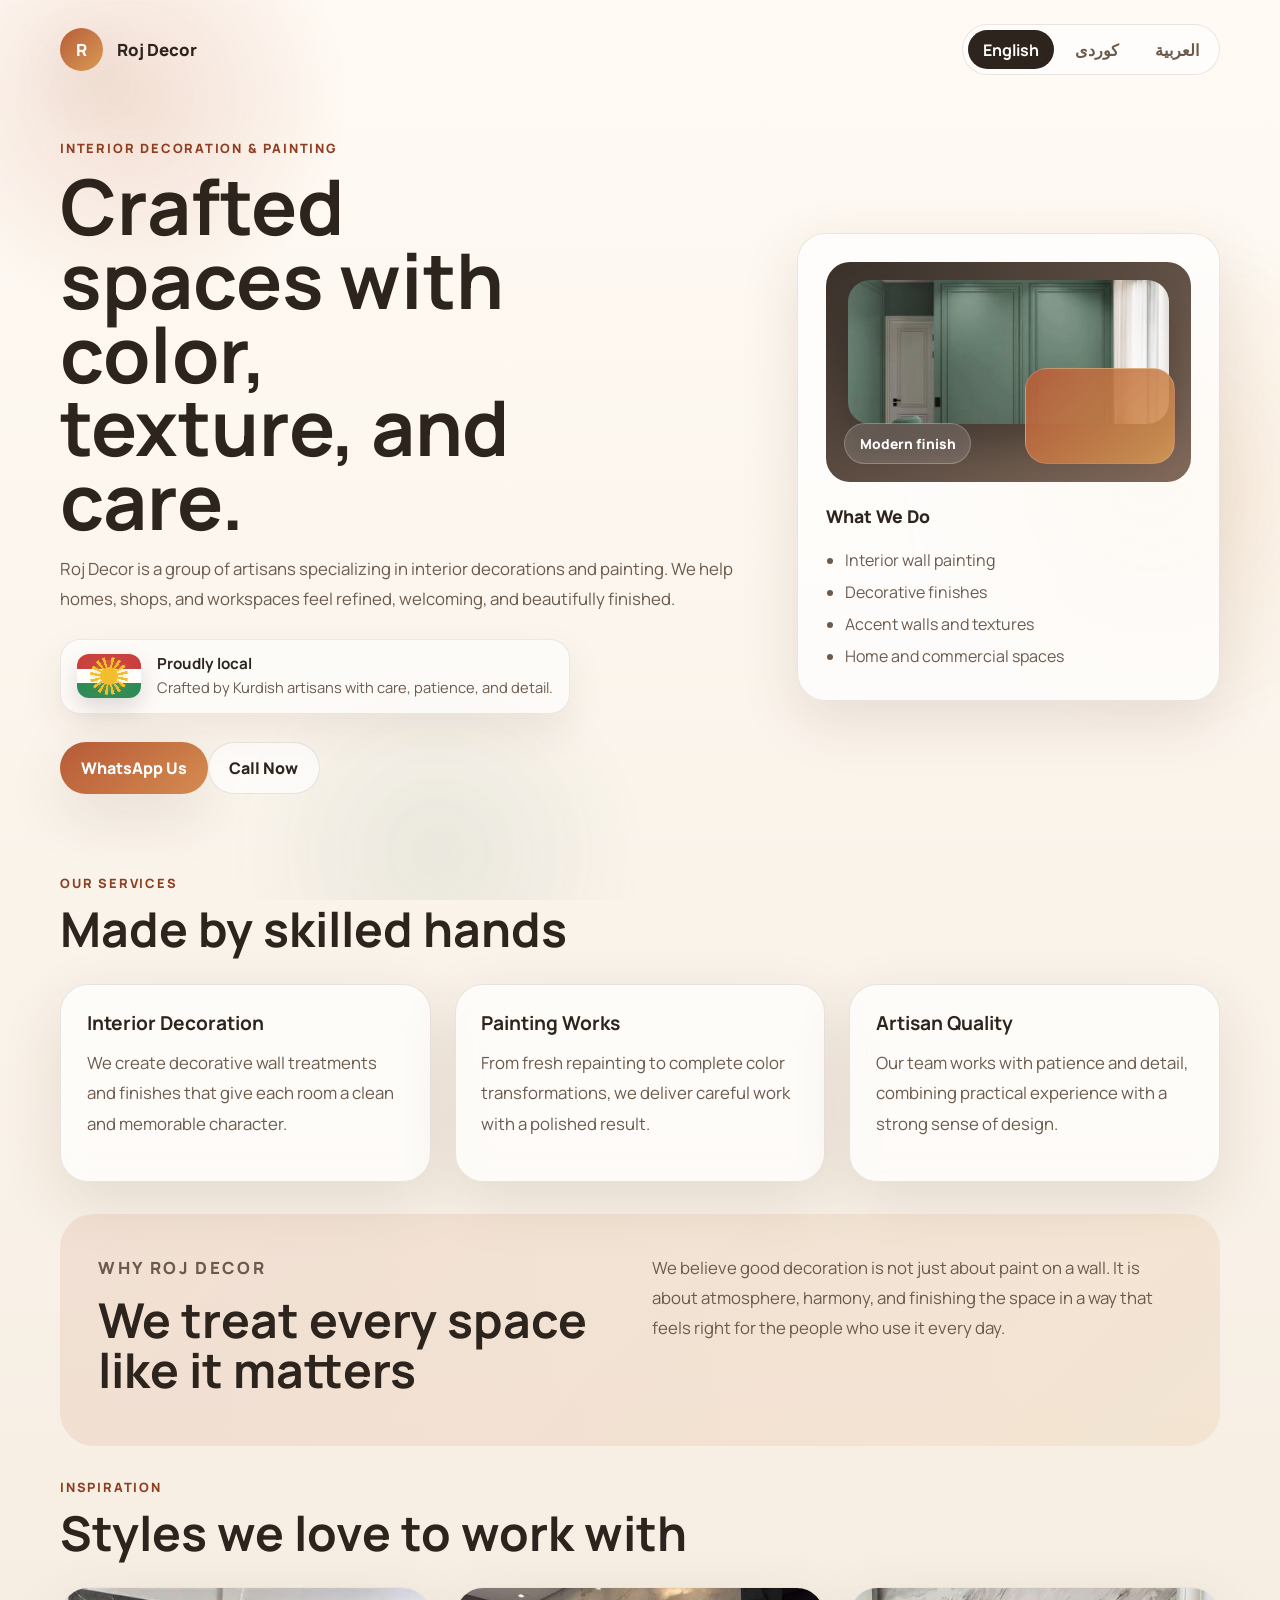
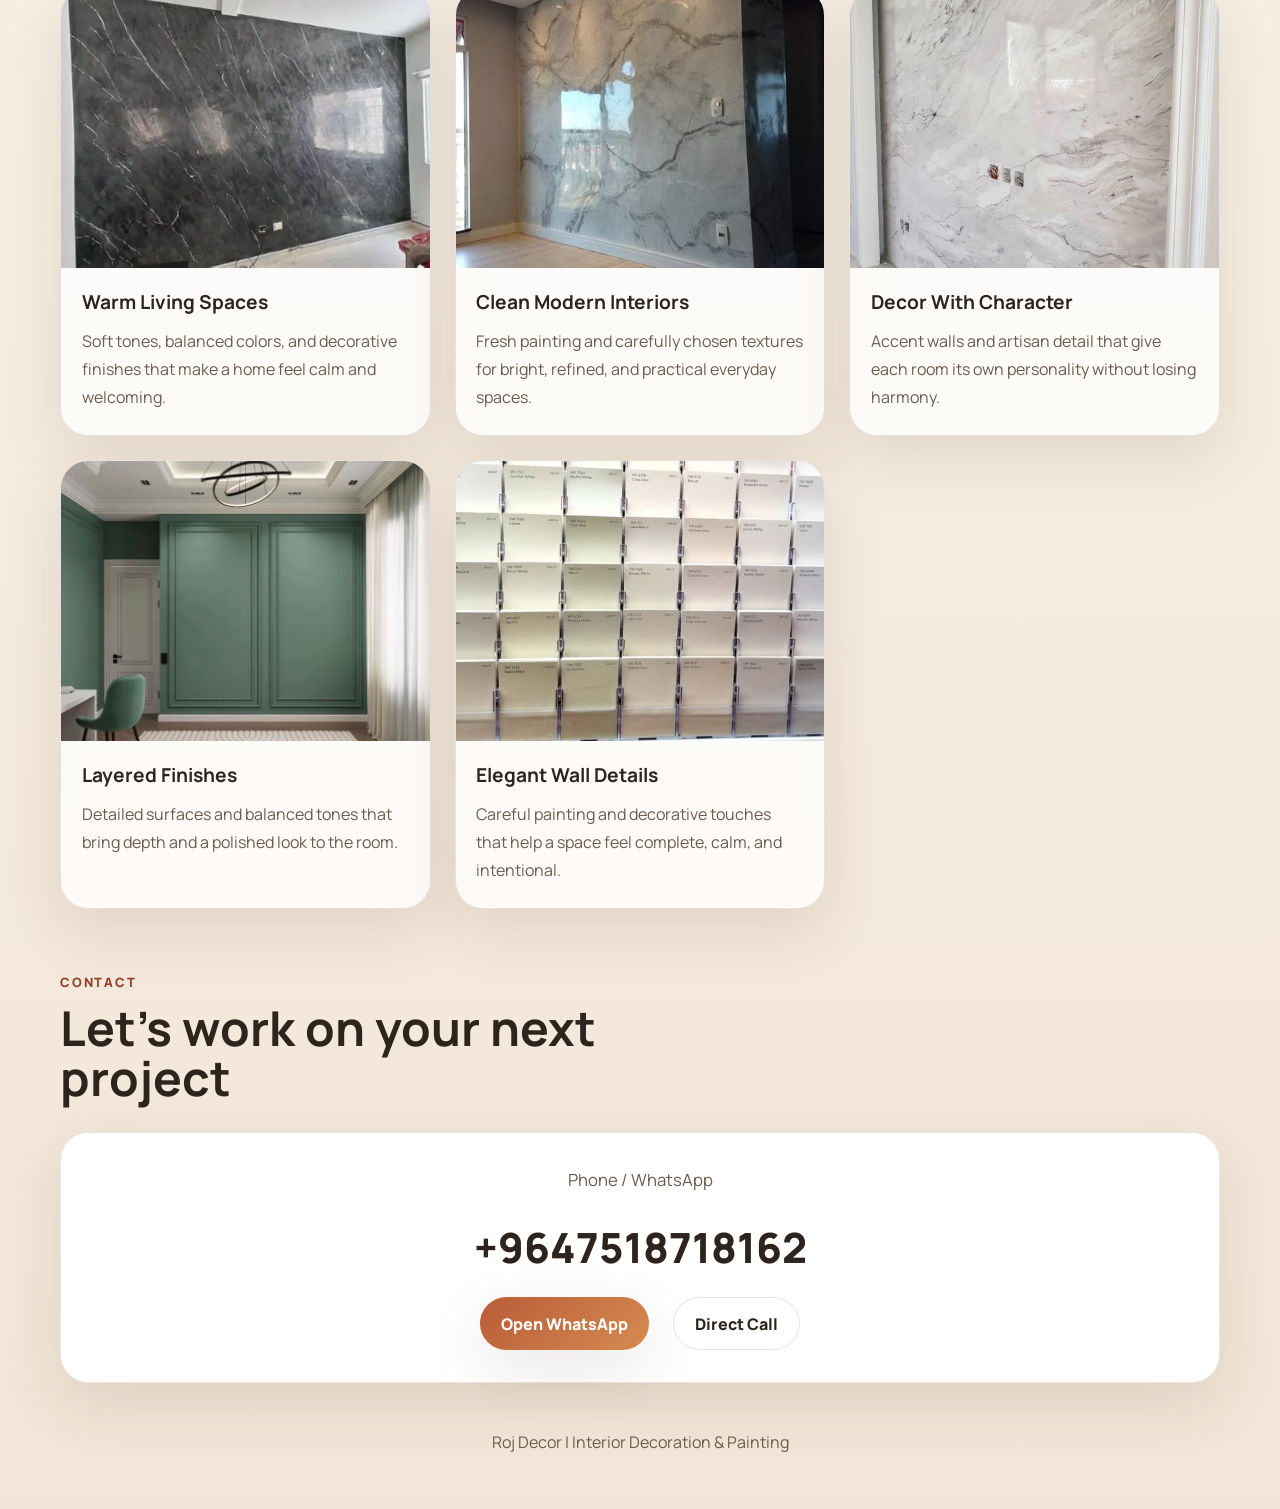
<file: index.html>
<!DOCTYPE html>
<html lang="en">
<head>
  <meta charset="UTF-8">
  <meta name="viewport" content="width=device-width, initial-scale=1.0">
  <title>Roj Decor | Interior Decoration & Painting</title>
  <meta name="description" content="Roj Decor offers interior decoration and painting services with skilled artisans for homes, shops, and business spaces.">
  <link rel="preconnect" href="https://fonts.googleapis.com">
  <link rel="preconnect" href="https://fonts.gstatic.com" crossorigin>
  <link href="https://fonts.googleapis.com/css2?family=Manrope:wght@400;500;600;700;800&display=swap" rel="stylesheet">
  <link rel="stylesheet" href="styles.css">
</head>
<body>
  <div class="page-aura" aria-hidden="true">
    <span class="aura aura-1"></span>
    <span class="aura aura-2"></span>
    <span class="aura aura-3"></span>
    <span class="grid-glow"></span>
  </div>
  <header class="hero">
    <nav class="topbar">
      <a class="brand" href="index.html">
        <span class="brand-mark">R</span>
        <span>Roj Decor</span>
      </a>
      <div class="lang-switch" aria-label="Language switcher">
        <a class="lang-link active" href="index.html">English</a>
        <a class="lang-link" href="ku.html">کوردی</a>
        <a class="lang-link" href="ar.html">العربية</a>
      </div>
    </nav>

    <section class="hero-content">
      <div class="hero-copy">
        <p class="eyebrow">Interior Decoration & Painting</p>
        <h1>Crafted spaces with color, texture, and care.</h1>
        <p class="lead">
          Roj Decor is a group of artisans specializing in interior decorations and painting.
          We help homes, shops, and workspaces feel refined, welcoming, and beautifully finished.
        </p>
        <div class="heritage-badge">
          <div class="flag-kurdistan" aria-hidden="true">
            <span class="sun-core"></span>
          </div>
          <div>
            <strong>Proudly local</strong>
            <p>Crafted by Kurdish artisans with care, patience, and detail.</p>
          </div>
        </div>
        <div class="hero-actions">
          <a class="button primary" href="https://wa.me/9647518718162" target="_blank" rel="noopener noreferrer">WhatsApp Us</a>
          <a class="button secondary" href="tel:+9647518718162">Call Now</a>
        </div>
      </div>

      <div class="hero-card">
        <div class="hero-visual">
          <div class="visual-panel visual-panel-main"></div>
          <div class="visual-panel visual-panel-accent"></div>
          <div class="visual-chip">Modern finish</div>
        </div>
        <p class="card-title">What We Do</p>
        <ul class="feature-list">
          <li>Interior wall painting</li>
          <li>Decorative finishes</li>
          <li>Accent walls and textures</li>
          <li>Home and commercial spaces</li>
        </ul>
      </div>
    </section>
  </header>

  <main>
    <section class="section">
      <div class="section-heading">
        <p class="eyebrow">Our Services</p>
        <h2>Made by skilled hands</h2>
      </div>
      <div class="grid cards-3">
        <article class="card">
          <h3>Interior Decoration</h3>
          <p>We create decorative wall treatments and finishes that give each room a clean and memorable character.</p>
        </article>
        <article class="card">
          <h3>Painting Works</h3>
          <p>From fresh repainting to complete color transformations, we deliver careful work with a polished result.</p>
        </article>
        <article class="card">
          <h3>Artisan Quality</h3>
          <p>Our team works with patience and detail, combining practical experience with a strong sense of design.</p>
        </article>
      </div>
    </section>

    <section class="section highlight">
      <div class="grid split">
        <div>
          <p class="eyebrow">Why Roj Decor</p>
          <h2>We treat every space like it matters</h2>
        </div>
        <div>
          <p>
            We believe good decoration is not just about paint on a wall. It is about atmosphere,
            harmony, and finishing the space in a way that feels right for the people who use it every day.
          </p>
        </div>
      </div>
    </section>

    <section class="section">
      <div class="section-heading">
        <p class="eyebrow">Inspiration</p>
        <h2>Styles we love to work with</h2>
      </div>
      <div class="gallery-grid">
        <article class="gallery-card reveal">
          <img src="images/2.webp" alt="Warm modern living room with decorative wall details">
          <div class="gallery-copy">
            <h3>Warm Living Spaces</h3>
            <p>Soft tones, balanced colors, and decorative finishes that make a home feel calm and welcoming.</p>
          </div>
        </article>
        <article class="gallery-card reveal delay-1">
          <img src="images/3.jpg" alt="Elegant kitchen interior with refined surfaces">
          <div class="gallery-copy">
            <h3>Clean Modern Interiors</h3>
            <p>Fresh painting and carefully chosen textures for bright, refined, and practical everyday spaces.</p>
          </div>
        </article>
        <article class="gallery-card reveal delay-2">
          <img src="images/4.jpg" alt="Stylish bedroom with decorative wall design">
          <div class="gallery-copy">
            <h3>Decor With Character</h3>
            <p>Accent walls and artisan detail that give each room its own personality without losing harmony.</p>
          </div>
        </article>
        <article class="gallery-card reveal">
          <img src="images/1.jpeg" alt="Interior corner with refined decorative finishes">
          <div class="gallery-copy">
            <h3>Layered Finishes</h3>
            <p>Detailed surfaces and balanced tones that bring depth and a polished look to the room.</p>
          </div>
        </article>
        <article class="gallery-card reveal delay-1">
          <img src="images/6.jpg" alt="Decorated interior with elegant painted walls">
          <div class="gallery-copy">
            <h3>Elegant Wall Details</h3>
            <p>Careful painting and decorative touches that help a space feel complete, calm, and intentional.</p>
          </div>
        </article>
      </div>
    </section>

    <section class="section">
      <div class="section-heading">
        <p class="eyebrow">Contact</p>
        <h2>Let’s work on your next project</h2>
      </div>
      <div class="contact-card">
        <p>Phone / WhatsApp</p>
        <a class="contact-link" href="tel:+9647518718162">+9647518718162</a>
        <div class="contact-actions">
          <a class="button primary" href="https://wa.me/9647518718162" target="_blank" rel="noopener noreferrer">Open WhatsApp</a>
          <a class="button secondary" href="tel:+9647518718162">Direct Call</a>
        </div>
      </div>
    </section>
  </main>

  <footer class="footer">
    <p>Roj Decor | Interior Decoration & Painting</p>
  </footer>
</body>
</html>
</file>
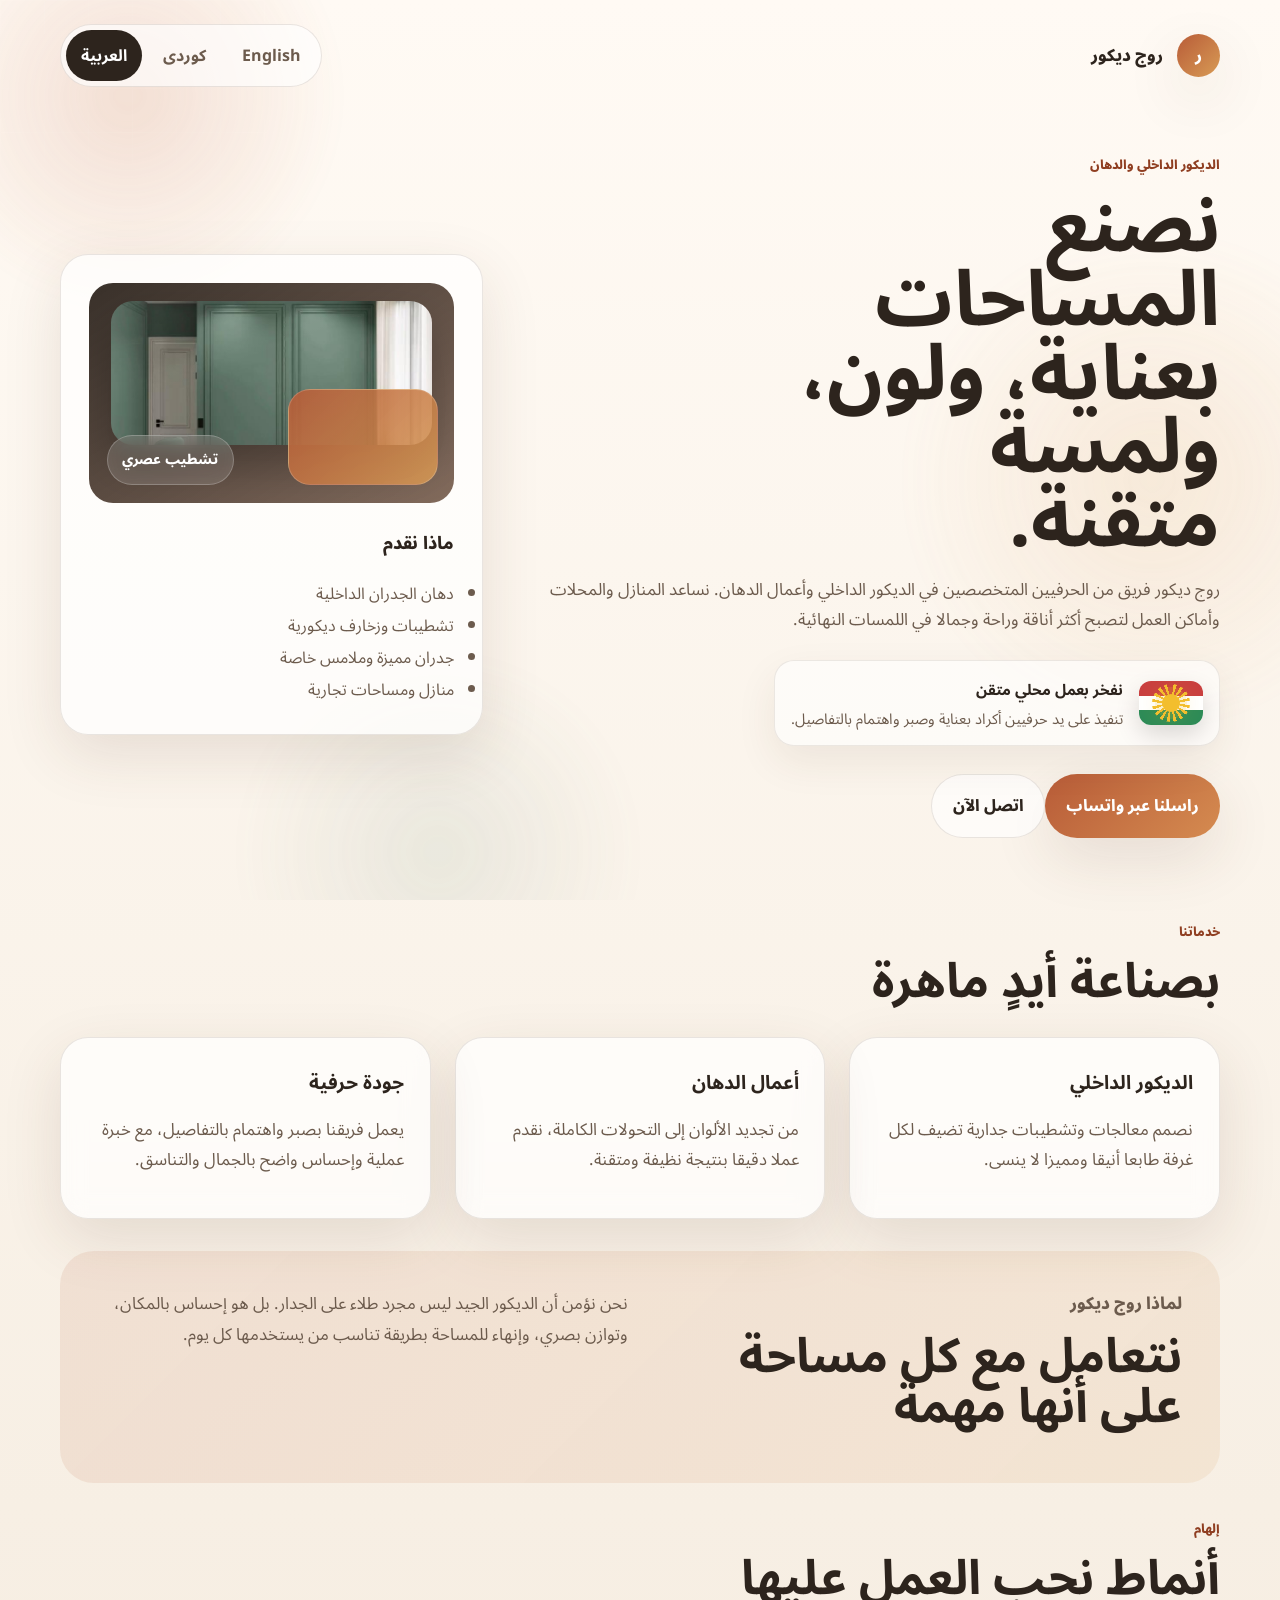
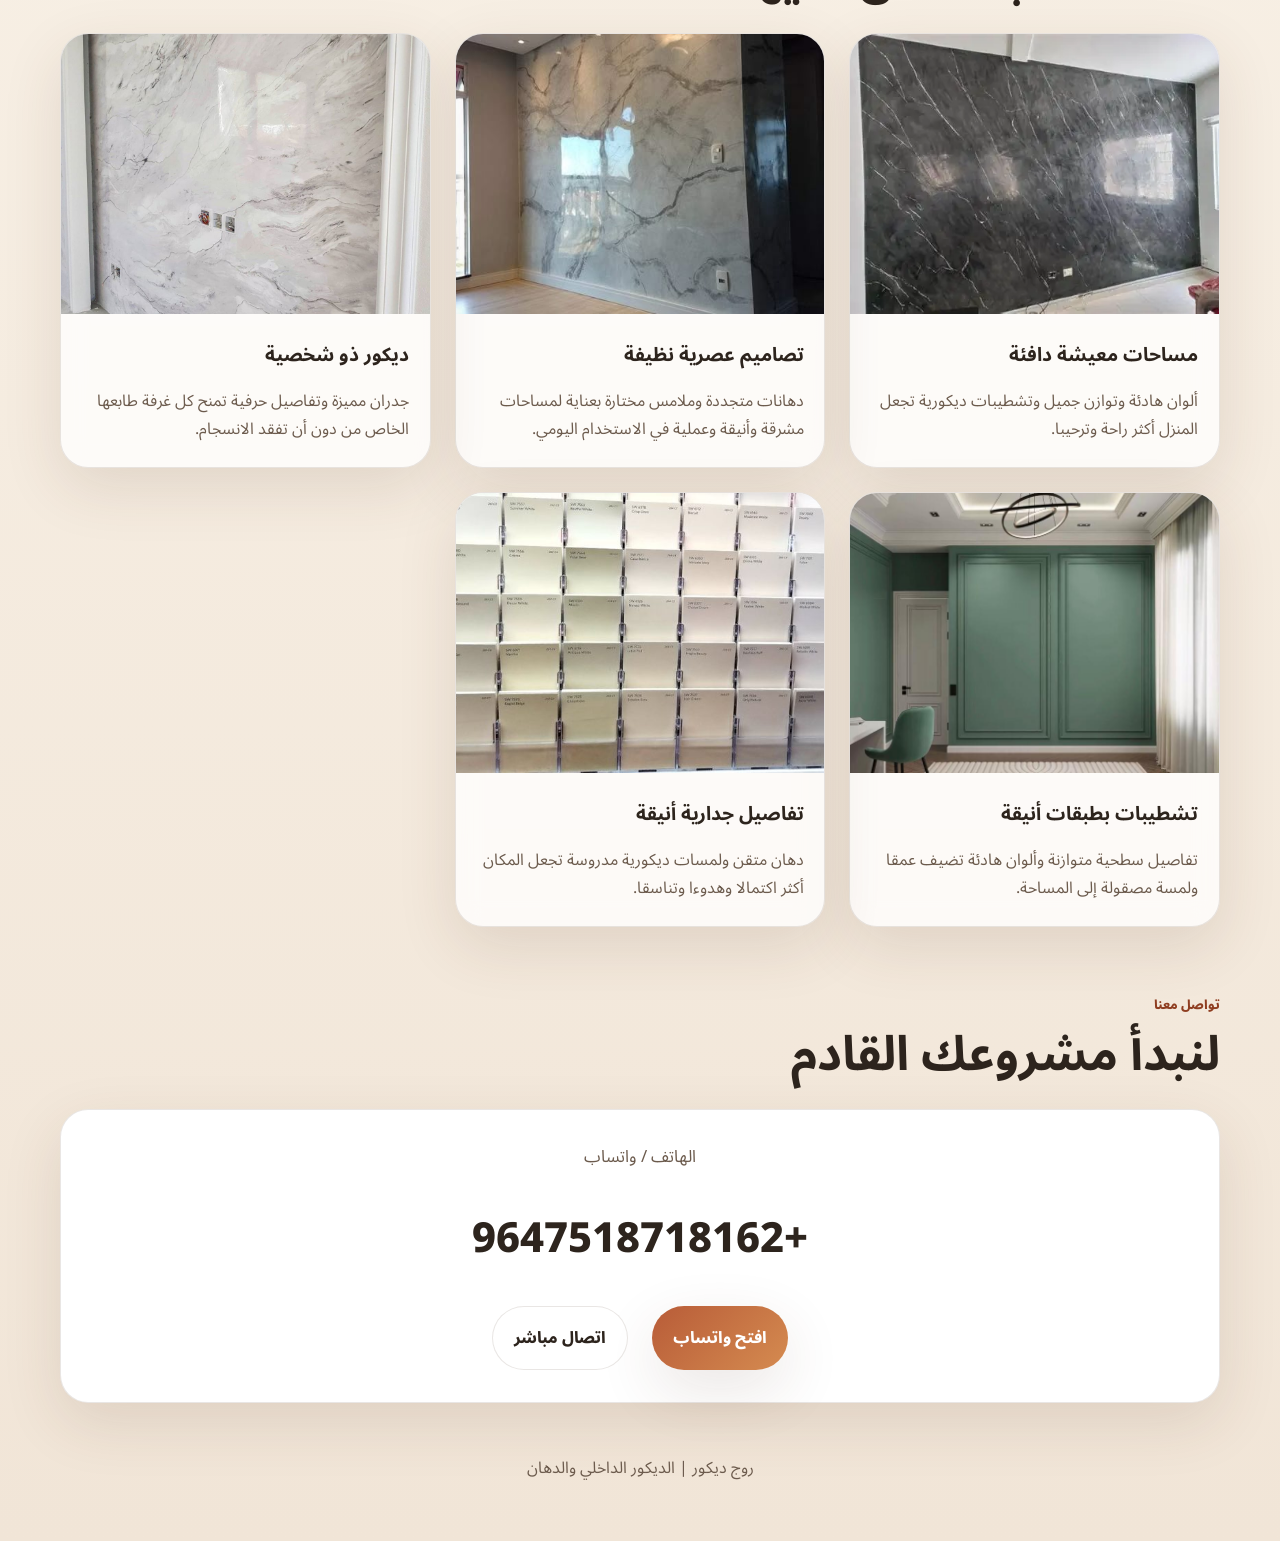
<file: ar.html>
<!DOCTYPE html>
<html lang="ar" dir="rtl">
<head>
  <meta charset="UTF-8">
  <meta name="viewport" content="width=device-width, initial-scale=1.0">
  <title>روج ديكور | الديكور الداخلي والدهان</title>
  <meta name="description" content="روج ديكور فريق من الحرفيين المتخصصين في الديكور الداخلي ودهان المنازل والمحلات ومساحات العمل.">
  <link rel="preconnect" href="https://fonts.googleapis.com">
  <link rel="preconnect" href="https://fonts.gstatic.com" crossorigin>
  <link href="https://fonts.googleapis.com/css2?family=Noto+Sans+Arabic:wght@400;500;600;700;800&display=swap" rel="stylesheet">
  <link rel="stylesheet" href="styles.css">
</head>
<body class="rtl">
  <div class="page-aura" aria-hidden="true">
    <span class="aura aura-1"></span>
    <span class="aura aura-2"></span>
    <span class="aura aura-3"></span>
    <span class="grid-glow"></span>
  </div>
  <header class="hero">
    <nav class="topbar">
      <a class="brand" href="ar.html">
        <span class="brand-mark">ر</span>
        <span>روج ديكور</span>
      </a>
      <div class="lang-switch" aria-label="تبديل اللغة">
        <a class="lang-link" href="index.html">English</a>
        <a class="lang-link" href="ku.html">کوردی</a>
        <a class="lang-link active" href="ar.html">العربية</a>
      </div>
    </nav>

    <section class="hero-content">
      <div class="hero-copy">
        <p class="eyebrow">الديكور الداخلي والدهان</p>
        <h1>نصنع المساحات بعناية، ولون، ولمسة متقنة.</h1>
        <p class="lead">
          روج ديكور فريق من الحرفيين المتخصصين في الديكور الداخلي وأعمال الدهان.
          نساعد المنازل والمحلات وأماكن العمل لتصبح أكثر أناقة وراحة وجمالا في اللمسات النهائية.
        </p>
        <div class="heritage-badge">
          <div class="flag-kurdistan" aria-hidden="true">
            <span class="sun-core"></span>
          </div>
          <div>
            <strong>نفخر بعمل محلي متقن</strong>
            <p>تنفيذ على يد حرفيين أكراد بعناية وصبر واهتمام بالتفاصيل.</p>
          </div>
        </div>
        <div class="hero-actions">
          <a class="button primary" href="https://wa.me/9647518718162" target="_blank" rel="noopener noreferrer">راسلنا عبر واتساب</a>
          <a class="button secondary" href="tel:+9647518718162">اتصل الآن</a>
        </div>
      </div>

      <div class="hero-card">
        <div class="hero-visual">
          <div class="visual-panel visual-panel-main"></div>
          <div class="visual-panel visual-panel-accent"></div>
          <div class="visual-chip">تشطيب عصري</div>
        </div>
        <p class="card-title">ماذا نقدم</p>
        <ul class="feature-list">
          <li>دهان الجدران الداخلية</li>
          <li>تشطيبات وزخارف ديكورية</li>
          <li>جدران مميزة وملامس خاصة</li>
          <li>منازل ومساحات تجارية</li>
        </ul>
      </div>
    </section>
  </header>

  <main>
    <section class="section">
      <div class="section-heading">
        <p class="eyebrow">خدماتنا</p>
        <h2>بصناعة أيدٍ ماهرة</h2>
      </div>
      <div class="grid cards-3">
        <article class="card">
          <h3>الديكور الداخلي</h3>
          <p>نصمم معالجات وتشطيبات جدارية تضيف لكل غرفة طابعا أنيقا ومميزا لا ينسى.</p>
        </article>
        <article class="card">
          <h3>أعمال الدهان</h3>
          <p>من تجديد الألوان إلى التحولات الكاملة، نقدم عملا دقيقا بنتيجة نظيفة ومتقنة.</p>
        </article>
        <article class="card">
          <h3>جودة حرفية</h3>
          <p>يعمل فريقنا بصبر واهتمام بالتفاصيل، مع خبرة عملية وإحساس واضح بالجمال والتناسق.</p>
        </article>
      </div>
    </section>

    <section class="section highlight">
      <div class="grid split">
        <div>
          <p class="eyebrow">لماذا روج ديكور</p>
          <h2>نتعامل مع كل مساحة على أنها مهمة</h2>
        </div>
        <div>
          <p>
            نحن نؤمن أن الديكور الجيد ليس مجرد طلاء على الجدار.
            بل هو إحساس بالمكان، وتوازن بصري، وإنهاء للمساحة بطريقة تناسب من يستخدمها كل يوم.
          </p>
        </div>
      </div>
    </section>

    <section class="section">
      <div class="section-heading">
        <p class="eyebrow">إلهام</p>
        <h2>أنماط نحب العمل عليها</h2>
      </div>
      <div class="gallery-grid">
        <article class="gallery-card reveal">
          <img src="images/2.webp" alt="غرفة معيشة دافئة بلمسات جدارية ديكورية">
          <div class="gallery-copy">
            <h3>مساحات معيشة دافئة</h3>
            <p>ألوان هادئة وتوازن جميل وتشطيبات ديكورية تجعل المنزل أكثر راحة وترحيبا.</p>
          </div>
        </article>
        <article class="gallery-card reveal delay-1">
          <img src="images/3.jpg" alt="مطبخ أنيق بداخلية نظيفة وعصرية">
          <div class="gallery-copy">
            <h3>تصاميم عصرية نظيفة</h3>
            <p>دهانات متجددة وملامس مختارة بعناية لمساحات مشرقة وأنيقة وعملية في الاستخدام اليومي.</p>
          </div>
        </article>
        <article class="gallery-card reveal delay-2">
          <img src="images/4.jpg" alt="غرفة نوم أنيقة بتصميم جداري مميز">
          <div class="gallery-copy">
            <h3>ديكور ذو شخصية</h3>
            <p>جدران مميزة وتفاصيل حرفية تمنح كل غرفة طابعها الخاص من دون أن تفقد الانسجام.</p>
          </div>
        </article>
        <article class="gallery-card reveal">
          <img src="images/1.jpeg" alt="زاوية داخلية بتشطيبات ديكورية متقنة">
          <div class="gallery-copy">
            <h3>تشطيبات بطبقات أنيقة</h3>
            <p>تفاصيل سطحية متوازنة وألوان هادئة تضيف عمقا ولمسة مصقولة إلى المساحة.</p>
          </div>
        </article>
        <article class="gallery-card reveal delay-1">
          <img src="images/6.jpg" alt="مساحة داخلية مزينة بجدران مطلية بأناقة">
          <div class="gallery-copy">
            <h3>تفاصيل جدارية أنيقة</h3>
            <p>دهان متقن ولمسات ديكورية مدروسة تجعل المكان أكثر اكتمالا وهدوءا وتناسقا.</p>
          </div>
        </article>
      </div>
    </section>

    <section class="section">
      <div class="section-heading">
        <p class="eyebrow">تواصل معنا</p>
        <h2>لنبدأ مشروعك القادم</h2>
      </div>
      <div class="contact-card">
        <p>الهاتف / واتساب</p>
        <a class="contact-link" href="tel:+9647518718162">+9647518718162</a>
        <div class="contact-actions">
          <a class="button primary" href="https://wa.me/9647518718162" target="_blank" rel="noopener noreferrer">افتح واتساب</a>
          <a class="button secondary" href="tel:+9647518718162">اتصال مباشر</a>
        </div>
      </div>
    </section>
  </main>

  <footer class="footer">
    <p>روج ديكور | الديكور الداخلي والدهان</p>
  </footer>
</body>
</html>
</file>
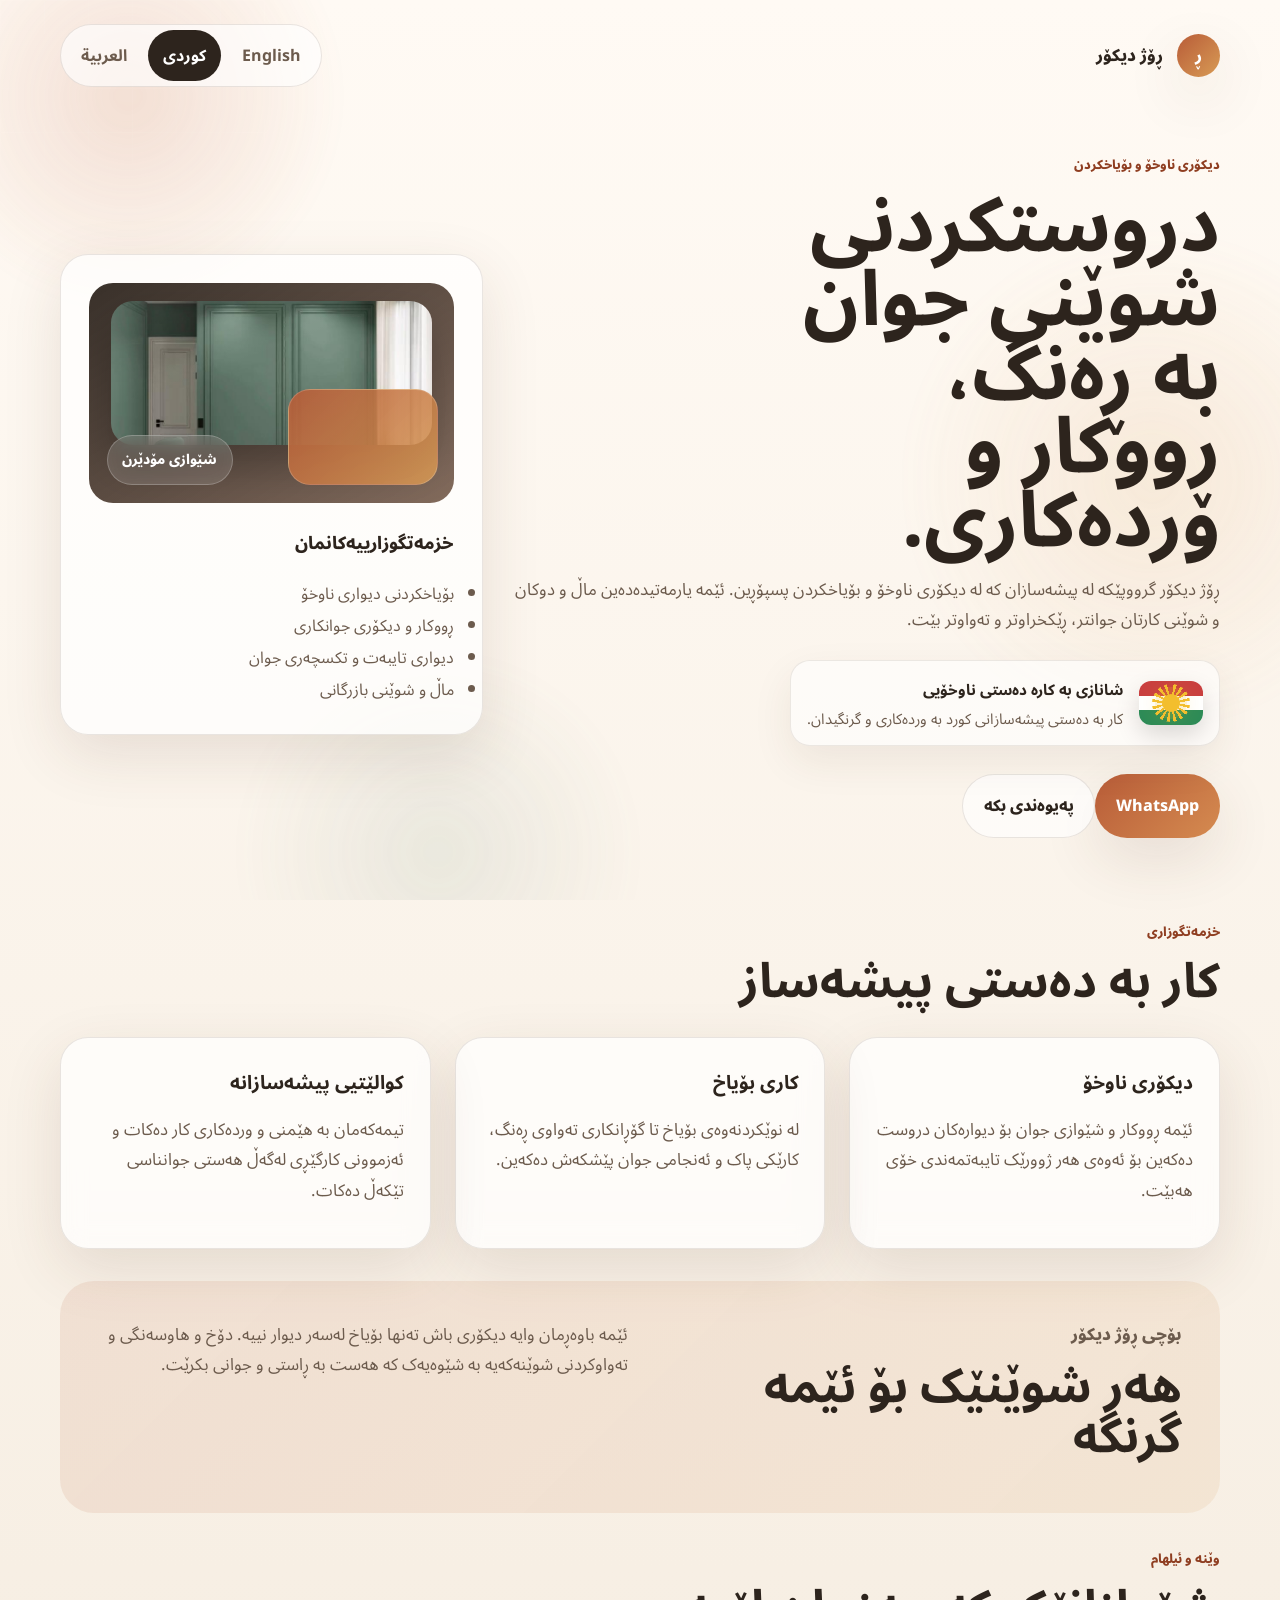
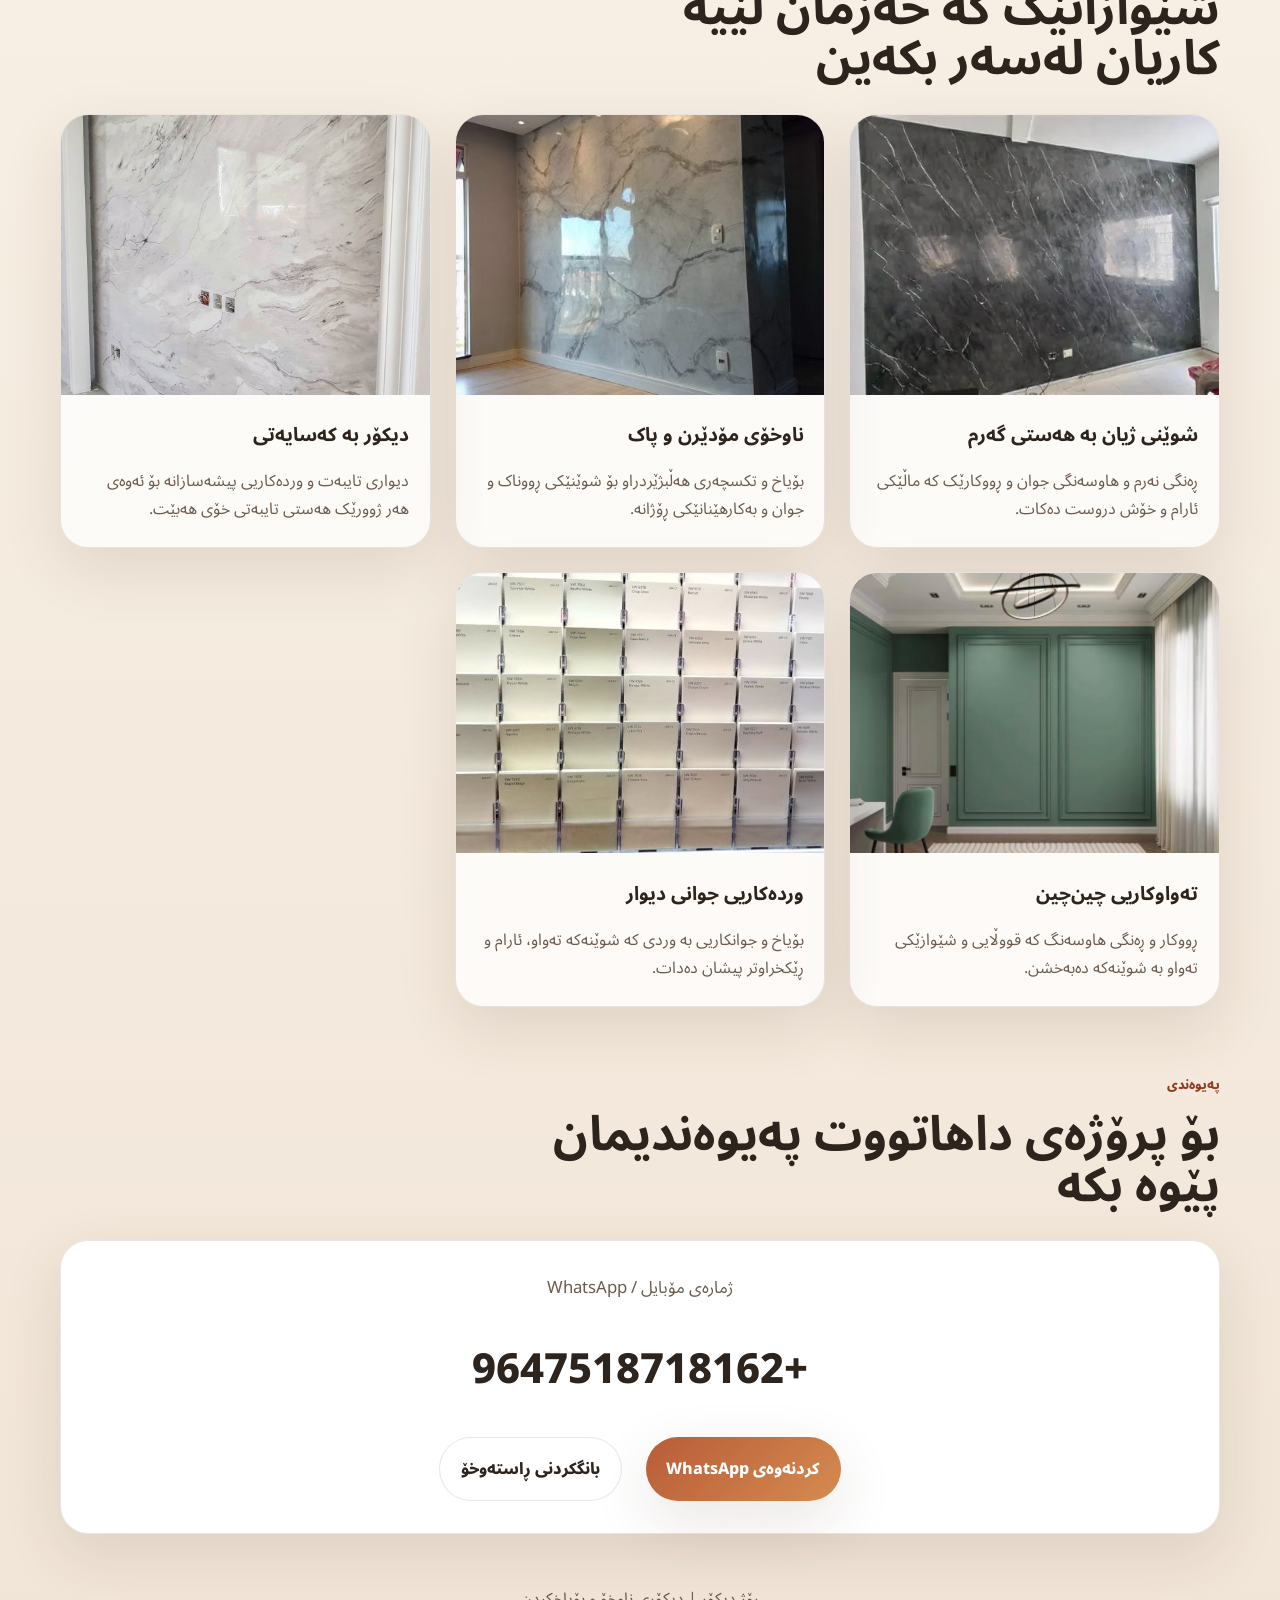
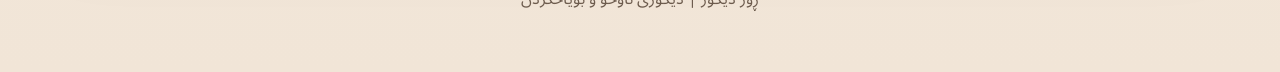
<file: ku.html>
<!DOCTYPE html>
<html lang="ckb" dir="rtl">
<head>
  <meta charset="UTF-8">
  <meta name="viewport" content="width=device-width, initial-scale=1.0">
  <title>ڕۆژ دیکۆر | دیکۆری ناوخۆ و بۆیاخکردن</title>
  <meta name="description" content="ڕۆژ دیکۆر تیمێکە لە پیشەسازان بۆ دیکۆری ناوخۆ و بۆیاخکردنی ماڵ و شوێنی کار.">
  <link rel="preconnect" href="https://fonts.googleapis.com">
  <link rel="preconnect" href="https://fonts.gstatic.com" crossorigin>
  <link href="https://fonts.googleapis.com/css2?family=Noto+Sans+Arabic:wght@400;500;600;700;800&display=swap" rel="stylesheet">
  <link rel="stylesheet" href="styles.css">
</head>
<body class="rtl">
  <div class="page-aura" aria-hidden="true">
    <span class="aura aura-1"></span>
    <span class="aura aura-2"></span>
    <span class="aura aura-3"></span>
    <span class="grid-glow"></span>
  </div>
  <header class="hero">
    <nav class="topbar">
      <a class="brand" href="ku.html">
        <span class="brand-mark">ڕ</span>
        <span>ڕۆژ دیکۆر</span>
      </a>
      <div class="lang-switch" aria-label="گۆڕینی زمان">
        <a class="lang-link" href="index.html">English</a>
        <a class="lang-link active" href="ku.html">کوردی</a>
        <a class="lang-link" href="ar.html">العربية</a>
      </div>
    </nav>

    <section class="hero-content">
      <div class="hero-copy">
        <p class="eyebrow">دیکۆری ناوخۆ و بۆیاخکردن</p>
        <h1>دروستکردنی شوێنی جوان بە ڕەنگ، ڕووکار و وردەکاری.</h1>
        <p class="lead">
          ڕۆژ دیکۆر گرووپێکە لە پیشەسازان کە لە دیکۆری ناوخۆ و بۆیاخکردن پسپۆڕین.
          ئێمە یارمەتیدەدەین ماڵ و دوکان و شوێنی کارتان جوانتر، ڕێکخراوتر و تەواوتر بێت.
        </p>
        <div class="heritage-badge">
          <div class="flag-kurdistan" aria-hidden="true">
            <span class="sun-core"></span>
          </div>
          <div>
            <strong>شانازی بە کارە دەستی ناوخۆیی</strong>
            <p>کار بە دەستی پیشەسازانی کورد بە وردەکاری و گرنگیدان.</p>
          </div>
        </div>
        <div class="hero-actions">
          <a class="button primary" href="https://wa.me/9647518718162" target="_blank" rel="noopener noreferrer">WhatsApp</a>
          <a class="button secondary" href="tel:+9647518718162">پەیوەندی بکە</a>
        </div>
      </div>

      <div class="hero-card">
        <div class="hero-visual">
          <div class="visual-panel visual-panel-main"></div>
          <div class="visual-panel visual-panel-accent"></div>
          <div class="visual-chip">شێوازی مۆدێرن</div>
        </div>
        <p class="card-title">خزمەتگوزارییەکانمان</p>
        <ul class="feature-list">
          <li>بۆیاخکردنی دیواری ناوخۆ</li>
          <li>ڕووکار و دیکۆری جوانکاری</li>
          <li>دیواری تایبەت و تکسچەری جوان</li>
          <li>ماڵ و شوێنی بازرگانی</li>
        </ul>
      </div>
    </section>
  </header>

  <main>
    <section class="section">
      <div class="section-heading">
        <p class="eyebrow">خزمەتگوزاری</p>
        <h2>کار بە دەستی پیشەساز</h2>
      </div>
      <div class="grid cards-3">
        <article class="card">
          <h3>دیکۆری ناوخۆ</h3>
          <p>ئێمە ڕووکار و شێوازی جوان بۆ دیوارەکان دروست دەکەین بۆ ئەوەی هەر ژوورێک تایبەتمەندی خۆی هەبێت.</p>
        </article>
        <article class="card">
          <h3>کاری بۆیاخ</h3>
          <p>لە نوێکردنەوەی بۆیاخ تا گۆڕانکاری تەواوی ڕەنگ، کارێکی پاک و ئەنجامی جوان پێشکەش دەکەین.</p>
        </article>
        <article class="card">
          <h3>کوالێتیی پیشەسازانە</h3>
          <p>تیمەکەمان بە هێمنی و وردەکاری کار دەکات و ئەزموونی کارگێڕی لەگەڵ هەستی جوانناسی تێکەڵ دەکات.</p>
        </article>
      </div>
    </section>

    <section class="section highlight">
      <div class="grid split">
        <div>
          <p class="eyebrow">بۆچی ڕۆژ دیکۆر</p>
          <h2>هەر شوێنێک بۆ ئێمە گرنگە</h2>
        </div>
        <div>
          <p>
            ئێمە باوەڕمان وایە دیکۆری باش تەنها بۆیاخ لەسەر دیوار نییە.
            دۆخ و هاوسەنگی و تەواوکردنی شوێنەکەیە بە شێوەیەک کە هەست بە ڕاستی و جوانی بکرێت.
          </p>
        </div>
      </div>
    </section>

    <section class="section">
      <div class="section-heading">
        <p class="eyebrow">وێنە و ئیلهام</p>
        <h2>شێوازانێک کە حەزمان لێیە کاریان لەسەر بکەین</h2>
      </div>
      <div class="gallery-grid">
        <article class="gallery-card reveal">
          <img src="images/2.webp" alt="ژوورێکی دانیشتن بە دیکۆری ناوخۆی گەرم">
          <div class="gallery-copy">
            <h3>شوێنی ژیان بە هەستی گەرم</h3>
            <p>ڕەنگی نەرم و هاوسەنگی جوان و ڕووکارێک کە ماڵێکی ئارام و خۆش دروست دەکات.</p>
          </div>
        </article>
        <article class="gallery-card reveal delay-1">
          <img src="images/3.jpg" alt="ناوخۆی چێشتخانەیەکی مۆدێرن و ڕێک">
          <div class="gallery-copy">
            <h3>ناوخۆی مۆدێرن و پاک</h3>
            <p>بۆیاخ و تکسچەری هەڵبژێردراو بۆ شوێنێکی ڕووناک و جوان و بەکارهێنانێکی ڕۆژانە.</p>
          </div>
        </article>
        <article class="gallery-card reveal delay-2">
          <img src="images/4.jpg" alt="ژووری نووستن بە دیزاینی دیواری جوان">
          <div class="gallery-copy">
            <h3>دیکۆر بە کەسایەتی</h3>
            <p>دیواری تایبەت و وردەکاریی پیشەسازانە بۆ ئەوەی هەر ژوورێک هەستی تایبەتی خۆی هەبێت.</p>
          </div>
        </article>
        <article class="gallery-card reveal">
          <img src="images/1.jpeg" alt="گۆشەیەکی ناوخۆ بە ڕووکار و تەواوکاری جوان">
          <div class="gallery-copy">
            <h3>تەواوکاریی چین‌چین</h3>
            <p>ڕووکار و ڕەنگی هاوسەنگ کە قووڵایی و شێوازێکی تەواو بە شوێنەکە دەبەخشن.</p>
          </div>
        </article>
        <article class="gallery-card reveal delay-1">
          <img src="images/6.jpg" alt="شوێنێکی ناوخۆی دیکۆرکراو بە دیواری بۆیاخکراوی جوان">
          <div class="gallery-copy">
            <h3>وردەکاریی جوانی دیوار</h3>
            <p>بۆیاخ و جوانکاریی بە وردی کە شوێنەکە تەواو، ئارام و ڕێکخراوتر پیشان دەدات.</p>
          </div>
        </article>
      </div>
    </section>

    <section class="section">
      <div class="section-heading">
        <p class="eyebrow">پەیوەندی</p>
        <h2>بۆ پرۆژەی داهاتووت پەیوەندیمان پێوە بکە</h2>
      </div>
      <div class="contact-card">
        <p>ژمارەی مۆبایل / WhatsApp</p>
        <a class="contact-link" href="tel:+9647518718162">+9647518718162</a>
        <div class="contact-actions">
          <a class="button primary" href="https://wa.me/9647518718162" target="_blank" rel="noopener noreferrer">کردنەوەی WhatsApp</a>
          <a class="button secondary" href="tel:+9647518718162">بانگکردنی ڕاستەوخۆ</a>
        </div>
      </div>
    </section>
  </main>

  <footer class="footer">
    <p>ڕۆژ دیکۆر | دیکۆری ناوخۆ و بۆیاخکردن</p>
  </footer>
</body>
</html>
</file>
<file: styles.css>
:root {
  --bg: #f6efe6;
  --bg-soft: #fffaf4;
  --surface: rgba(255, 255, 255, 0.72);
  --surface-strong: #ffffff;
  --text: #2d241d;
  --muted: #6c5b4d;
  --line: rgba(72, 50, 33, 0.12);
  --accent: #b85c38;
  --accent-dark: #8f3e21;
  --accent-soft: #f0d7c8;
  --shadow: 0 20px 60px rgba(79, 47, 29, 0.12);
  --radius-lg: 28px;
  --radius-md: 18px;
  --container: 1160px;
}

* {
  box-sizing: border-box;
}

html {
  scroll-behavior: smooth;
}

body {
  margin: 0;
  font-family: "Manrope", sans-serif;
  color: var(--text);
  background:
    linear-gradient(180deg, #fffaf4 0%, #f7efe4 48%, #f1e5d7 100%);
  min-height: 100vh;
  overflow-x: hidden;
  position: relative;
}

body.rtl {
  font-family: "Noto Sans Arabic", sans-serif;
}

.page-aura {
  position: fixed;
  inset: 0;
  overflow: hidden;
  pointer-events: none;
  z-index: 0;
}

.aura,
.grid-glow {
  position: absolute;
}

.aura {
  border-radius: 999px;
  opacity: 0.6;
  filter: blur(12px);
  animation: drift 18s ease-in-out infinite;
}

.aura-1 {
  top: -8rem;
  left: -6rem;
  width: 28rem;
  height: 28rem;
  background: radial-gradient(circle, rgba(184, 92, 56, 0.28), transparent 68%);
}

.aura-2 {
  top: 14rem;
  right: -8rem;
  width: 32rem;
  height: 32rem;
  background: radial-gradient(circle, rgba(216, 155, 85, 0.24), transparent 70%);
  animation-delay: -6s;
}

.aura-3 {
  bottom: -10rem;
  left: 18%;
  width: 26rem;
  height: 26rem;
  background: radial-gradient(circle, rgba(96, 133, 112, 0.18), transparent 70%);
  animation-delay: -11s;
}

.grid-glow {
  inset: 0;
  opacity: 0.32;
  background-image:
    linear-gradient(rgba(255, 255, 255, 0.14) 1px, transparent 1px),
    linear-gradient(90deg, rgba(255, 255, 255, 0.14) 1px, transparent 1px);
  background-size: 44px 44px;
  mask-image: linear-gradient(180deg, rgba(0, 0, 0, 0.45), transparent 78%);
}

a {
  color: inherit;
  text-decoration: none;
}

.hero,
.section,
.footer {
  width: min(calc(100% - 2rem), var(--container));
  margin-inline: auto;
  position: relative;
  z-index: 1;
}

.hero {
  padding: 1.5rem 0 3rem;
  animation: fade-up 700ms ease-out both;
}

.topbar {
  display: flex;
  align-items: center;
  justify-content: space-between;
  gap: 1rem;
  margin-bottom: 4rem;
}

.brand {
  display: inline-flex;
  align-items: center;
  gap: 0.85rem;
  font-weight: 800;
  font-size: 1.05rem;
}

.brand-mark {
  width: 2.7rem;
  height: 2.7rem;
  display: grid;
  place-items: center;
  border-radius: 999px;
  background: linear-gradient(135deg, var(--accent) 0%, #d89b55 100%);
  color: #fff;
  box-shadow: var(--shadow);
}

.lang-switch {
  display: inline-flex;
  gap: 0.35rem;
  padding: 0.3rem;
  border: 1px solid var(--line);
  border-radius: 999px;
  background: rgba(255, 255, 255, 0.65);
  backdrop-filter: blur(10px);
}

.lang-link {
  padding: 0.55rem 0.95rem;
  border-radius: 999px;
  color: var(--muted);
  font-weight: 700;
}

.lang-link.active {
  background: var(--text);
  color: #fff;
}

.hero-content,
.grid.split,
.grid.cards-3,
.contact-actions {
  display: grid;
  gap: 1.5rem;
}

.hero-content {
  grid-template-columns: 1.35fr 0.8fr;
  align-items: center;
}

.hero-copy {
  position: relative;
}

.eyebrow {
  margin: 0 0 0.75rem;
  text-transform: uppercase;
  letter-spacing: 0.14em;
  font-size: 0.8rem;
  font-weight: 800;
  color: var(--accent-dark);
}

body.rtl .eyebrow {
  letter-spacing: 0;
}

h1,
h2,
h3,
p {
  margin-top: 0;
}

h1 {
  margin-bottom: 1rem;
  font-size: clamp(2.7rem, 6vw, 5.5rem);
  line-height: 0.96;
  max-width: 10ch;
}

h2 {
  margin-bottom: 0.75rem;
  font-size: clamp(2rem, 4vw, 3rem);
  line-height: 1.05;
}

h3 {
  margin-bottom: 0.75rem;
  font-size: 1.2rem;
}

.lead,
.card p,
.contact-card p,
.grid.split p,
.heritage-badge p {
  color: var(--muted);
  font-size: 1.05rem;
  line-height: 1.8;
}

.heritage-badge {
  display: inline-flex;
  align-items: center;
  gap: 1rem;
  margin-top: 0.5rem;
  padding: 0.8rem 1rem;
  border: 1px solid rgba(72, 50, 33, 0.1);
  border-radius: 20px;
  background: rgba(255, 255, 255, 0.6);
  backdrop-filter: blur(12px);
  box-shadow: 0 16px 40px rgba(79, 47, 29, 0.08);
}

.heritage-badge strong {
  display: block;
  margin-bottom: 0.15rem;
  font-size: 0.95rem;
}

.heritage-badge p {
  margin-bottom: 0;
  font-size: 0.92rem;
  line-height: 1.6;
}

.flag-kurdistan {
  position: relative;
  flex: 0 0 auto;
  width: 64px;
  height: 44px;
  border-radius: 12px;
  overflow: hidden;
  box-shadow: 0 10px 25px rgba(0, 0, 0, 0.14);
  background:
    linear-gradient(180deg,
      #c93f3f 0 33.33%,
      #ffffff 33.33% 66.66%,
      #2d8b57 66.66% 100%);
}

.sun-core {
  position: absolute;
  inset: 50% auto auto 50%;
  width: 18px;
  height: 18px;
  margin: -9px 0 0 -9px;
  border-radius: 999px;
  background: #f3be2d;
  box-shadow:
    0 0 0 7px rgba(243, 190, 45, 0.16),
    0 0 24px rgba(243, 190, 45, 0.55);
}

.sun-core::before {
  content: "";
  position: absolute;
  inset: -10px;
  border-radius: 999px;
  background:
    conic-gradient(from 0deg,
      transparent 0deg 8deg,
      #f3be2d 8deg 18deg,
      transparent 18deg 30deg,
      #f3be2d 30deg 40deg,
      transparent 40deg 52deg,
      #f3be2d 52deg 62deg,
      transparent 62deg 74deg,
      #f3be2d 74deg 84deg,
      transparent 84deg 96deg,
      #f3be2d 96deg 106deg,
      transparent 106deg 118deg,
      #f3be2d 118deg 128deg,
      transparent 128deg 140deg,
      #f3be2d 140deg 150deg,
      transparent 150deg 162deg,
      #f3be2d 162deg 172deg,
      transparent 172deg 184deg,
      #f3be2d 184deg 194deg,
      transparent 194deg 206deg,
      #f3be2d 206deg 216deg,
      transparent 216deg 228deg,
      #f3be2d 228deg 238deg,
      transparent 238deg 250deg,
      #f3be2d 250deg 260deg,
      transparent 260deg 272deg,
      #f3be2d 272deg 282deg,
      transparent 282deg 294deg,
      #f3be2d 294deg 304deg,
      transparent 304deg 316deg,
      #f3be2d 316deg 326deg,
      transparent 326deg 338deg,
      #f3be2d 338deg 348deg,
      transparent 348deg 360deg);
}

.hero-actions,
.contact-actions {
  display: flex;
  flex-wrap: wrap;
  margin-top: 1.75rem;
}

.button {
  display: inline-flex;
  align-items: center;
  justify-content: center;
  min-height: 3rem;
  padding: 0.9rem 1.3rem;
  border-radius: 999px;
  font-weight: 800;
  transition: transform 180ms ease, box-shadow 180ms ease, background 180ms ease;
}

.button:hover {
  transform: translateY(-2px);
}

.button.primary {
  background: linear-gradient(135deg, var(--accent) 0%, #d58b50 100%);
  color: #fff;
  box-shadow: var(--shadow);
}

.button.secondary {
  border: 1px solid var(--line);
  background: rgba(255, 255, 255, 0.65);
}

.hero-card,
.card,
.contact-card,
.gallery-card {
  border: 1px solid var(--line);
  border-radius: var(--radius-lg);
  background: var(--surface);
  backdrop-filter: blur(12px);
  box-shadow: var(--shadow);
}

.hero-card {
  padding: 1.75rem;
  position: relative;
}

.hero-visual {
  position: relative;
  min-height: 220px;
  margin-bottom: 1.4rem;
  border-radius: 24px;
  overflow: hidden;
  background:
    linear-gradient(145deg, rgba(45, 36, 29, 0.94), rgba(96, 66, 48, 0.78)),
    linear-gradient(180deg, rgba(255, 255, 255, 0.08), transparent);
}

.visual-panel {
  position: absolute;
  border-radius: 22px;
  animation: float-panel 9s ease-in-out infinite;
}

.visual-panel-main {
  inset: 18px 22px 58px;
  background:
    linear-gradient(160deg, rgba(255, 255, 255, 0.1), transparent 42%),
    url("images/1.jpeg") center/cover;
  box-shadow: 0 22px 44px rgba(0, 0, 0, 0.28);
}

.visual-panel-accent {
  right: 16px;
  bottom: 18px;
  width: 150px;
  height: 96px;
  background:
    linear-gradient(135deg, rgba(184, 92, 56, 0.9), rgba(216, 155, 85, 0.86));
  border: 1px solid rgba(255, 255, 255, 0.18);
  animation-delay: -2s;
}

.visual-chip {
  position: absolute;
  left: 18px;
  bottom: 18px;
  padding: 0.6rem 0.9rem;
  border-radius: 999px;
  background: rgba(255, 255, 255, 0.16);
  border: 1px solid rgba(255, 255, 255, 0.22);
  color: #fff;
  font-size: 0.86rem;
  font-weight: 800;
  backdrop-filter: blur(10px);
}

.card-title {
  margin-bottom: 1rem;
  font-weight: 800;
  font-size: 1.1rem;
}

.feature-list {
  margin: 0;
  padding-inline-start: 1.15rem;
  color: var(--muted);
  line-height: 2;
}

body.rtl .feature-list {
  padding-inline-start: 0;
  padding-inline-end: 1.15rem;
}

.section {
  padding: 2rem 0;
}

.section-heading {
  max-width: 42rem;
  margin-bottom: 1.8rem;
}

.grid.cards-3 {
  grid-template-columns: repeat(3, minmax(0, 1fr));
}

.grid.split {
  grid-template-columns: repeat(2, minmax(0, 1fr));
  align-items: start;
}

.card {
  padding: 1.6rem;
  transition: transform 220ms ease, box-shadow 220ms ease;
}

.card:hover,
.gallery-card:hover {
  transform: translateY(-6px);
  box-shadow: 0 24px 70px rgba(79, 47, 29, 0.18);
}

.highlight {
  padding: 2.4rem;
  border-radius: calc(var(--radius-lg) + 6px);
  background: linear-gradient(135deg, rgba(184, 92, 56, 0.11), rgba(216, 155, 85, 0.12));
}

.gallery-grid {
  display: grid;
  grid-template-columns: repeat(3, minmax(0, 1fr));
  gap: 1.5rem;
}

.gallery-card {
  overflow: hidden;
  transition: transform 220ms ease, box-shadow 220ms ease;
  background: rgba(255, 255, 255, 0.78);
}

.gallery-card img {
  display: block;
  width: 100%;
  height: 280px;
  object-fit: cover;
  transition: transform 500ms ease;
}

.gallery-card:hover img {
  transform: scale(1.06);
}

.gallery-copy {
  padding: 1.3rem 1.3rem 1.5rem;
}

.gallery-copy p {
  margin-bottom: 0;
  color: var(--muted);
  line-height: 1.75;
}

.contact-card {
  padding: 2rem;
  text-align: center;
  background: var(--surface-strong);
}

.contact-link {
  display: inline-block;
  margin-top: 0.4rem;
  font-size: clamp(1.6rem, 4vw, 2.6rem);
  font-weight: 800;
}

.contact-actions {
  justify-content: center;
  margin-top: 1.4rem;
}

.footer {
  padding: 1rem 0 2.5rem;
  text-align: center;
  color: var(--muted);
}

.reveal {
  opacity: 0;
  transform: translateY(24px);
  animation: fade-up 800ms ease-out forwards;
}

.delay-1 {
  animation-delay: 140ms;
}

.delay-2 {
  animation-delay: 280ms;
}

@keyframes fade-up {
  from {
    opacity: 0;
    transform: translateY(24px);
  }

  to {
    opacity: 1;
    transform: translateY(0);
  }
}

@keyframes drift {
  0%,
  100% {
    transform: translate3d(0, 0, 0) scale(1);
  }

  50% {
    transform: translate3d(20px, -18px, 0) scale(1.08);
  }
}

@keyframes float-panel {
  0%,
  100% {
    transform: translateY(0);
  }

  50% {
    transform: translateY(-8px);
  }
}

@media (max-width: 900px) {
  .hero-content,
  .grid.cards-3,
  .grid.split,
  .gallery-grid {
    grid-template-columns: 1fr;
  }

  .topbar {
    flex-direction: column;
    align-items: flex-start;
  }

  body.rtl .topbar {
    align-items: flex-end;
  }

  h1 {
    max-width: none;
  }

  .heritage-badge {
    width: 100%;
  }
}

@media (max-width: 640px) {
  .hero {
    padding-top: 1rem;
  }

  .topbar {
    margin-bottom: 2.5rem;
  }

  .highlight,
  .card,
  .hero-card,
  .contact-card,
  .gallery-card {
    border-radius: var(--radius-md);
  }

  .button {
    width: 100%;
  }

  .heritage-badge {
    align-items: flex-start;
  }

  .hero-visual {
    min-height: 190px;
  }

  .visual-panel-main {
    inset: 16px 16px 56px;
  }
}
</file>
